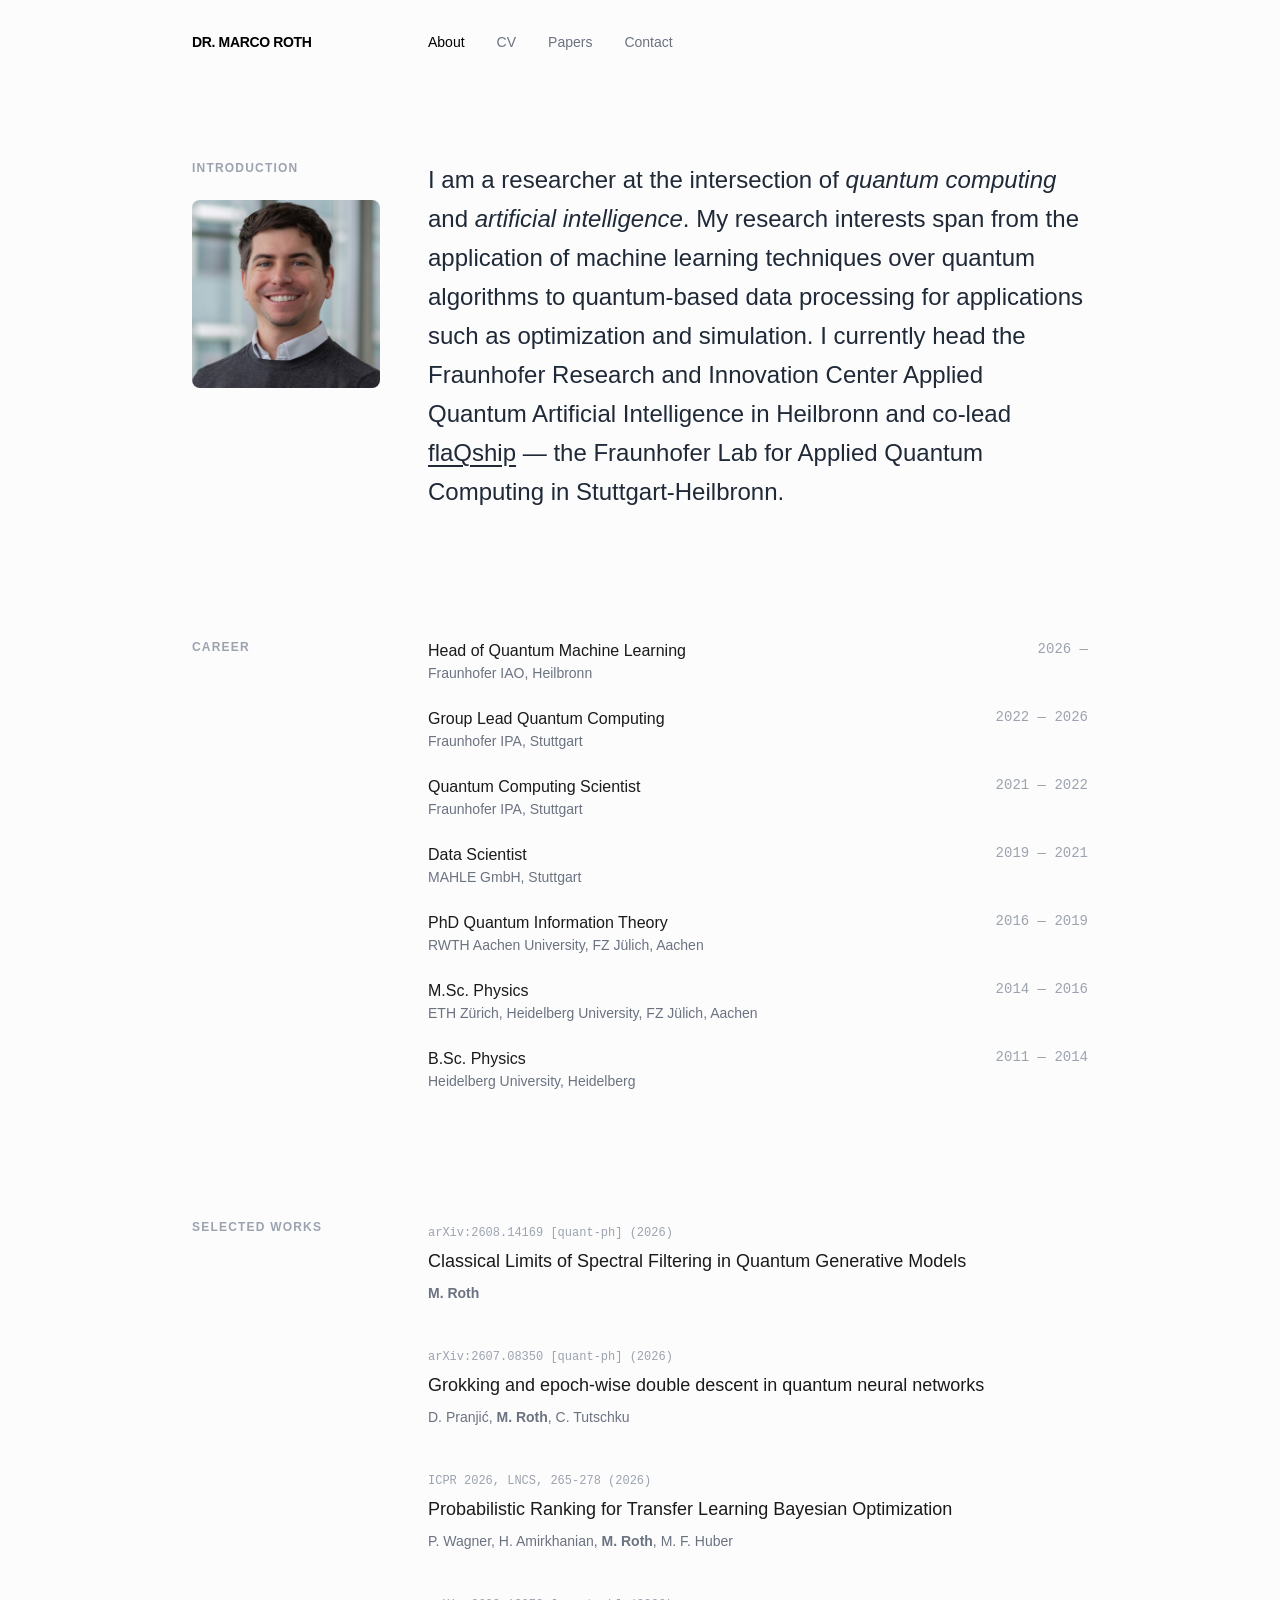
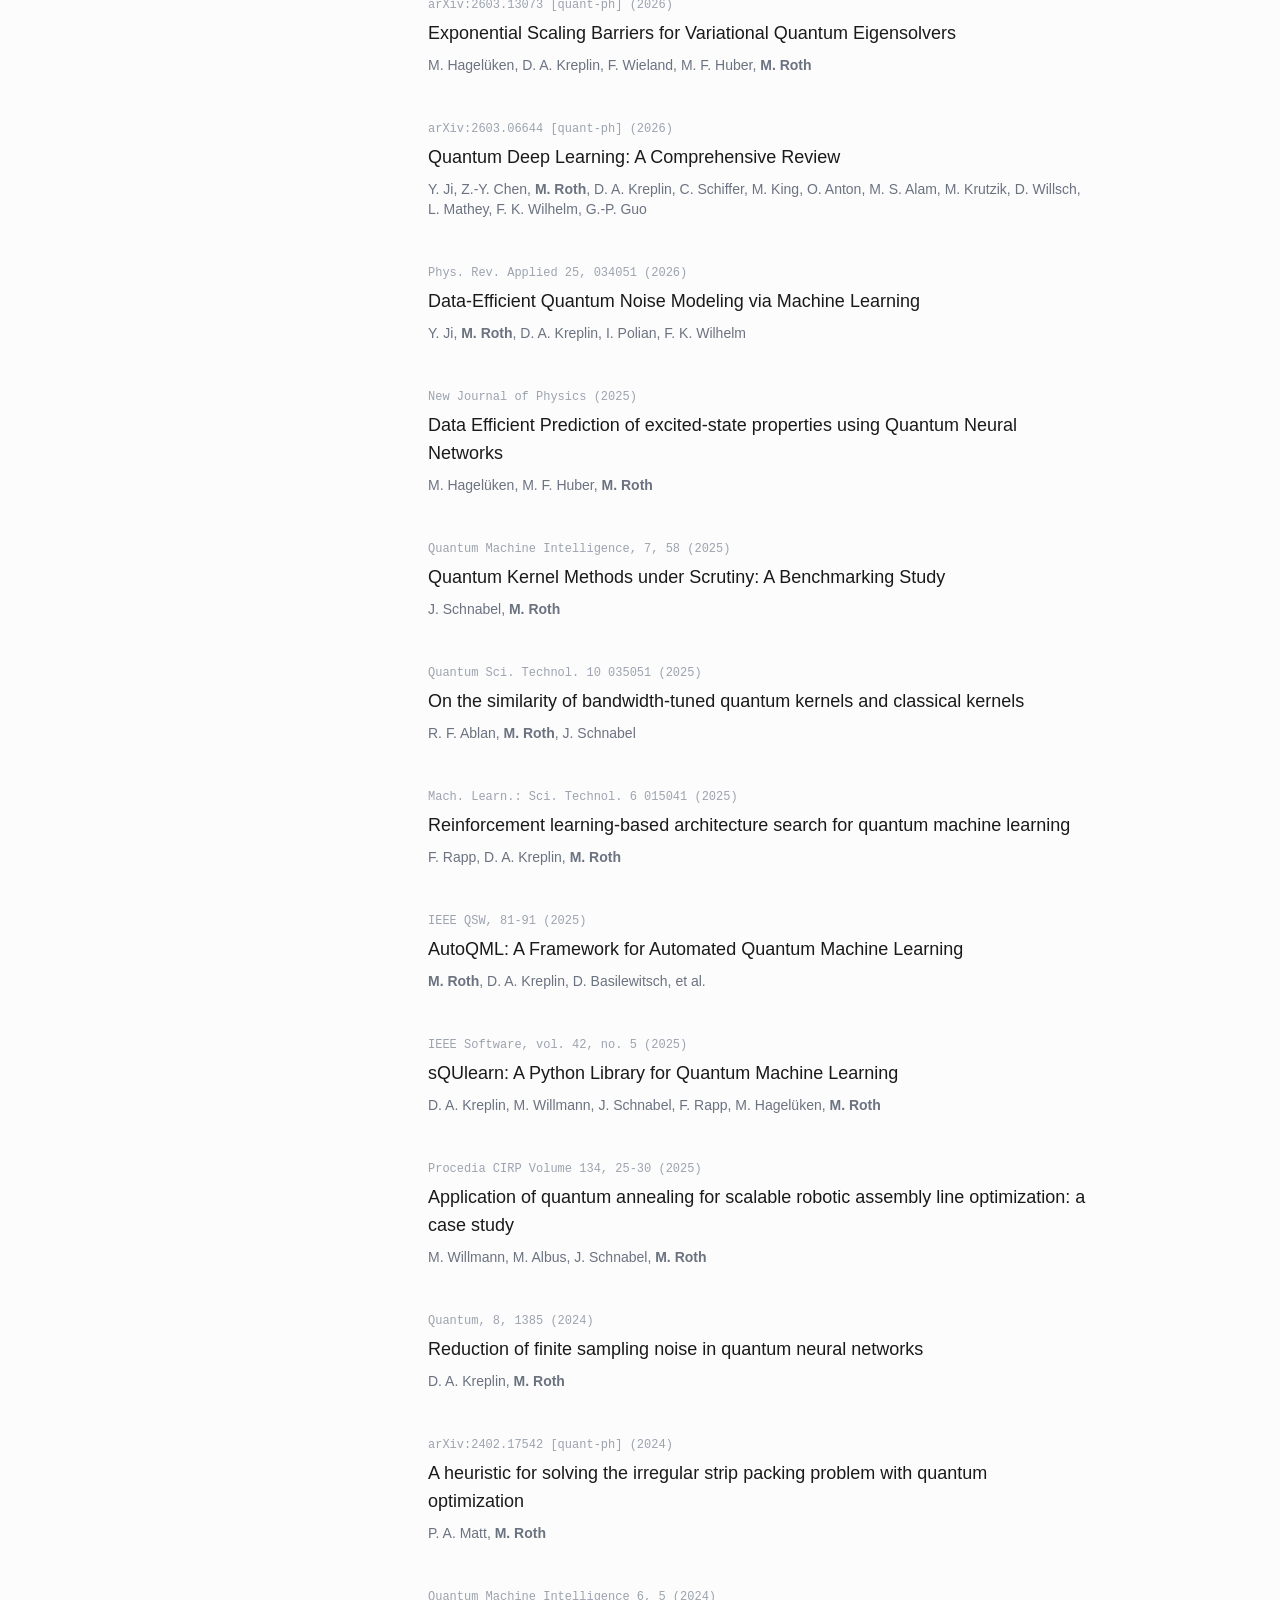
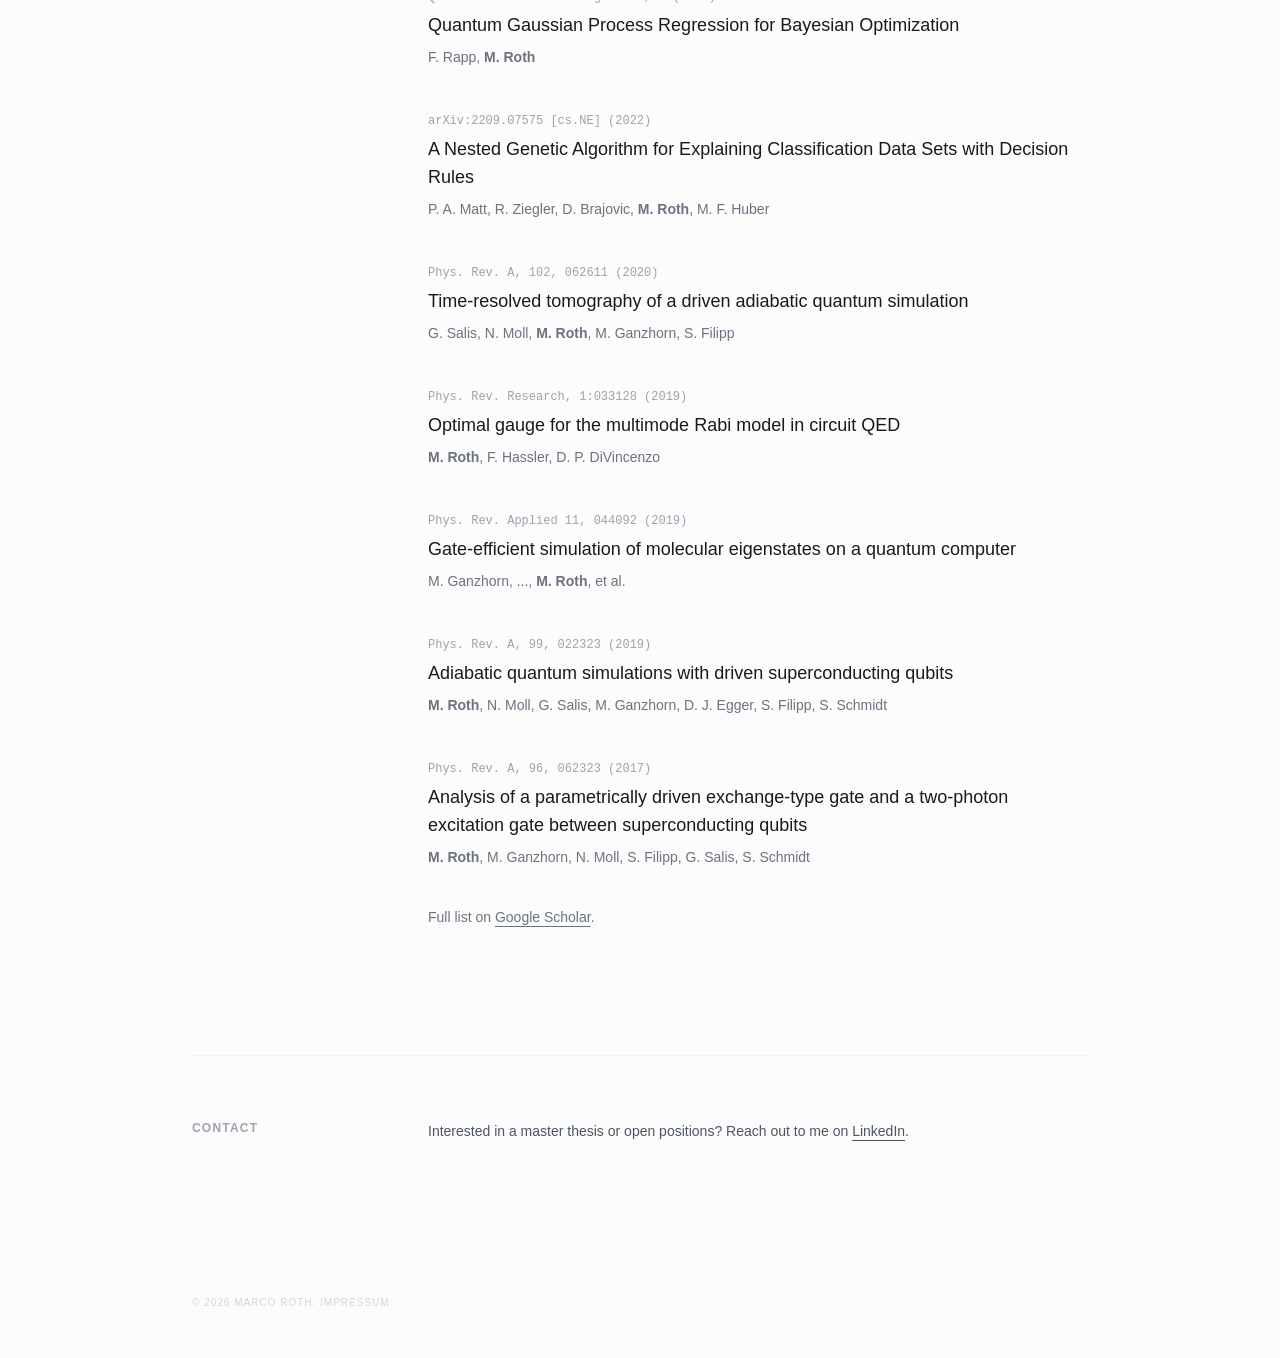
<file: index.html>
<!DOCTYPE html>
<html lang="en">
<head>
    <meta charset="UTF-8">
    <meta name="viewport" content="width=device-width, initial-scale=1.0">
    <meta http-equiv="Content-Security-Policy" content="default-src 'none'; script-src 'self'; style-src 'self' https://fonts.googleapis.com; font-src https://fonts.gstatic.com; img-src 'self' data:; base-uri 'none'; form-action 'none'; upgrade-insecure-requests">
    <title>Dr. Marco Roth</title>
    <meta name="description" content="Dr. Marco Roth — Quantum computing researcher heading Fraunhofer Research and Innovation Center Applied Quantum Artificial Intelligence Heilbronn. Research in quantum machine learning, quantum algorithms, and quantum-based optimization.">
    <meta name="author" content="Dr. Marco Roth">
    <meta property="og:title" content="Dr. Marco Roth — Quantum Computing Researcher">
    <meta property="og:description" content="Researcher at the intersection of quantum computing and artificial intelligence. Head of Fraunhofer Research and Innovation Center Applied Quantum Artificial Intelligence and co-lead of flaQship.">
    <meta property="og:type" content="website">
    <meta name="twitter:card" content="summary">
    <meta name="twitter:title" content="Dr. Marco Roth — Quantum Computing Researcher">
    <meta name="twitter:description" content="Researcher at the intersection of quantum computing and artificial intelligence at Fraunhofer HNFIZ Heilbronn.">
    <link rel="icon" type="image/svg+xml" href="data:image/svg+xml,<svg xmlns='http://www.w3.org/2000/svg' viewBox='0 0 100 100'><rect width='100' height='100' rx='12' fill='%231a1a1a'/><text x='50' y='68' font-family='Inter,sans-serif' font-size='42' font-weight='600' fill='%23fcfcfc' text-anchor='middle'>MR</text></svg>">
    <link rel="stylesheet" href="/tailwind.css">
    <script src="/main.js" defer></script>
    <link href="https://fonts.googleapis.com/css2?family=Inter:wght@300;400;500;600&display=swap" rel="stylesheet">
</head>
<body class="antialiased">

    <nav class="fixed top-0 w-full bg-[#fcfcfc]/95 backdrop-blur-md z-50" aria-label="Main navigation">
        <div class="max-w-5xl mx-auto px-8 md:px-16 py-8 flex md:grid md:grid-cols-4 md:gap-12 items-center text-sm text-gray-500">
            <div class="md:col-span-1 font-semibold text-black tracking-tight">
                DR. MARCO ROTH
            </div>
            <button id="menu-toggle" class="ml-auto md:hidden text-gray-500" aria-label="Toggle menu" aria-expanded="false">
                <svg class="w-6 h-6" fill="none" stroke="currentColor" viewBox="0 0 24 24">
                    <path stroke-linecap="round" stroke-linejoin="round" stroke-width="1.5" d="M4 6h16M4 12h16M4 18h16"/>
                </svg>
            </button>
            <div class="md:col-span-3 hidden md:flex space-x-8">
                <a href="#about" class="nav-link" data-nav>About</a>
                <a href="#cv" class="nav-link" data-nav>CV</a>
                <a href="#publications" class="nav-link" data-nav>Papers</a>
                <a href="#contact" class="nav-link" data-nav>Contact</a>
            </div>
        </div>
        <div id="mobile-menu" class="hidden md:hidden px-8 pb-6 space-y-4 text-sm text-gray-500">
            <a href="#about" class="block nav-link" data-nav>About</a>
            <a href="#cv" class="block nav-link" data-nav>CV</a>
            <a href="#publications" class="block nav-link" data-nav>Papers</a>
            <a href="#contact" class="block nav-link" data-nav>Contact</a>
        </div>
    </nav>

    <main class="max-w-5xl mx-auto px-8 md:px-16 pt-40 pb-32">
        
        <section id="about" class="grid grid-cols-1 md:grid-cols-4 gap-12 mb-32">
            <div class="md:col-span-1 space-y-6">
                <h2 class="section-label">Introduction</h2>
                <img src="portrait.jpg" alt="Portrait of Dr. Marco Roth" class="w-40 md:w-full max-w-[220px] aspect-square object-cover rounded-lg" loading="eager" width="440" height="440">
            </div>
            <div class="md:col-span-3">
                <p class="text-2xl font-light leading-relaxed text-gray-800">
                    I am a researcher at the intersection of <span class="italic">quantum computing</span> and <span class="italic">artificial intelligence</span>. My research interests span from the application of machine learning techniques over quantum algorithms to quantum-based data processing for applications such as optimization and simulation. I currently head the Fraunhofer Research and Innovation Center Applied Quantum Artificial Intelligence in Heilbronn and co-lead <a href="https://www.flaqship.eu" target="_blank" rel="noopener noreferrer" class="underline underline-offset-4 hover:text-black transition-colors">flaQship</a> — the Fraunhofer Lab for Applied Quantum Computing in Stuttgart-Heilbronn.
                </p>
            </div>
        </section>

        <section id="cv" class="grid grid-cols-1 md:grid-cols-4 gap-12 mb-32">
            <div class="md:col-span-1">
                <h2 class="section-label">Career</h2>
            </div>
            <div class="md:col-span-3 space-y-6">
                <div class="flex justify-between items-start">
                    <div>
                        <div class="font-medium">Head of Quantum Machine Learning</div>
                        <div class="text-sm text-gray-500">Fraunhofer IAO, Heilbronn</div>
                    </div>
                    <div class="text-sm text-gray-400 font-mono whitespace-nowrap shrink-0 pl-4">2026 —</div>
                </div>
                <div class="flex justify-between items-start">
                    <div>
                        <div class="font-medium">Group Lead Quantum Computing</div>
                        <div class="text-sm text-gray-500">Fraunhofer IPA, Stuttgart</div>
                    </div>
                    <div class="text-sm text-gray-400 font-mono whitespace-nowrap shrink-0 pl-4">2022 — 2026</div>
                </div>
                <div class="flex justify-between items-start">
                    <div>
                        <div class="font-medium">Quantum Computing Scientist</div>
                        <div class="text-sm text-gray-500">Fraunhofer IPA, Stuttgart</div>
                    </div>
                    <div class="text-sm text-gray-400 font-mono whitespace-nowrap shrink-0 pl-4">2021 — 2022</div>
                </div>
                <div class="flex justify-between items-start">
                    <div>
                        <div class="font-medium">Data Scientist</div>
                        <div class="text-sm text-gray-500">MAHLE GmbH, Stuttgart</div>
                    </div>
                    <div class="text-sm text-gray-400 font-mono whitespace-nowrap shrink-0 pl-4">2019 — 2021</div>
                </div>
                <div class="flex justify-between items-start">
                    <div>
                        <div class="font-medium">PhD Quantum Information Theory</div>
                        <div class="text-sm text-gray-500">RWTH Aachen University, FZ Jülich, Aachen</div>
                    </div>
                    <div class="text-sm text-gray-400 font-mono whitespace-nowrap shrink-0 pl-4">2016 — 2019</div>
                </div>    
                <div class="flex justify-between items-start">
                    <div>
                        <div class="font-medium">M.Sc. Physics</div>
                        <div class="text-sm text-gray-500">ETH Zürich, Heidelberg University, FZ Jülich, Aachen</div>
                    </div>
                    <div class="text-sm text-gray-400 font-mono whitespace-nowrap shrink-0 pl-4">2014 — 2016</div>
                </div>
                <div class="flex justify-between items-start">
                    <div>
                        <div class="font-medium">B.Sc. Physics</div>
                        <div class="text-sm text-gray-500">Heidelberg University, Heidelberg</div>
                    </div>
                    <div class="text-sm text-gray-400 font-mono whitespace-nowrap shrink-0 pl-4">2011 — 2014</div>
                </div>
            </div>
        </section>

        <section id="publications" class="grid grid-cols-1 md:grid-cols-4 gap-12 mb-32">
            <div class="md:col-span-1">
                <h2 class="section-label">Selected Works</h2>
            </div>
            <div class="md:col-span-3 space-y-10">
                <article class="group">
                    <span class="text-xs font-mono text-gray-400">arXiv:2608.14169 [quant-ph] (2026)</span>
                    <h3 class="text-lg font-medium mt-1"><a href="https://arxiv.org/abs/2608.14169" target="_blank" rel="noopener noreferrer" class="group-hover:text-blue-600 transition-colors">Classical Limits of Spectral Filtering in Quantum Generative Models</a></h3>
                    <p class="text-sm text-gray-500 mt-2"><strong>M. Roth</strong></p>
                </article>

                <article class="group">
                    <span class="text-xs font-mono text-gray-400">arXiv:2607.08350 [quant-ph] (2026)</span>
                    <h3 class="text-lg font-medium mt-1"><a href="https://arxiv.org/abs/2607.08350" target="_blank" rel="noopener noreferrer" class="group-hover:text-blue-600 transition-colors">Grokking and epoch-wise double descent in quantum neural networks</a></h3>
                    <p class="text-sm text-gray-500 mt-2">D. Pranjić, <strong>M. Roth</strong>, C. Tutschku</p>
                </article>

                <article class="group">
                    <span class="text-xs font-mono text-gray-400">ICPR 2026, LNCS, 265-278 (2026)</span>
                    <h3 class="text-lg font-medium mt-1"><a href="https://doi.org/10.1007/978-3-032-31441-3_18" target="_blank" rel="noopener noreferrer" class="group-hover:text-blue-600 transition-colors">Probabilistic Ranking for Transfer Learning Bayesian Optimization</a></h3>
                    <p class="text-sm text-gray-500 mt-2">P. Wagner, H. Amirkhanian, <strong>M. Roth</strong>, M. F. Huber</p>
                </article>

                <article class="group">
                    <span class="text-xs font-mono text-gray-400">arXiv:2603.13073 [quant-ph] (2026)</span>
                    <h3 class="text-lg font-medium mt-1"><a href="https://arxiv.org/abs/2603.13073" target="_blank" rel="noopener noreferrer" class="group-hover:text-blue-600 transition-colors">Exponential Scaling Barriers for Variational Quantum Eigensolvers</a></h3>
                    <p class="text-sm text-gray-500 mt-2">M. Hagelüken, D. A. Kreplin, F. Wieland, M. F. Huber, <strong>M. Roth</strong></p>
                </article>

                <article class="group">
                    <span class="text-xs font-mono text-gray-400">arXiv:2603.06644 [quant-ph] (2026)</span>
                    <h3 class="text-lg font-medium mt-1"><a href="https://arxiv.org/abs/2603.06644" target="_blank" rel="noopener noreferrer" class="group-hover:text-blue-600 transition-colors">Quantum Deep Learning: A Comprehensive Review</a></h3>
                    <p class="text-sm text-gray-500 mt-2">Y. Ji, Z.-Y. Chen, <strong>M. Roth</strong>, D. A. Kreplin, C. Schiffer, M. King, O. Anton, M. S. Alam, M. Krutzik, D. Willsch, L. Mathey, F. K. Wilhelm, G.-P. Guo</p>
                </article>

                <article class="group">
                    <span class="text-xs font-mono text-gray-400">Phys. Rev. Applied 25, 034051 (2026)</span>
                    <h3 class="text-lg font-medium mt-1"><a href="https://journals.aps.org/prapplied/abstract/10.1103/5r9m-y6z6" target="_blank" rel="noopener noreferrer" class="group-hover:text-blue-600 transition-colors">Data-Efficient Quantum Noise Modeling via Machine Learning</a></h3>
                    <p class="text-sm text-gray-500 mt-2">Y. Ji, <strong>M. Roth</strong>, D. A. Kreplin, I. Polian, F. K. Wilhelm</p>
                </article>

                <article class="group">
                    <span class="text-xs font-mono text-gray-400">New Journal of Physics (2025)</span>
                    <h3 class="text-lg font-medium mt-1"><a href="https://doi.org/10.1088/1367-2630/add203" target="_blank" rel="noopener noreferrer" class="group-hover:text-blue-600 transition-colors">Data Efficient Prediction of excited-state properties using Quantum Neural Networks</a></h3>
                    <p class="text-sm text-gray-500 mt-2">M. Hagelüken, M. F. Huber, <strong>M. Roth</strong></p>
                </article>

                <article class="group">
                    <span class="text-xs font-mono text-gray-400">Quantum Machine Intelligence, 7, 58 (2025)</span>
                    <h3 class="text-lg font-medium mt-1"><a href="https://doi.org/10.1007/s42484-025-00273-5" target="_blank" rel="noopener noreferrer" class="group-hover:text-blue-600 transition-colors">Quantum Kernel Methods under Scrutiny: A Benchmarking Study</a></h3>
                    <p class="text-sm text-gray-500 mt-2">J. Schnabel, <strong>M. Roth</strong></p>
                </article>

                <article class="group">
                    <span class="text-xs font-mono text-gray-400">Quantum Sci. Technol. 10 035051 (2025)</span>
                    <h3 class="text-lg font-medium mt-1"><a href="https://doi.org/10.1088/2058-9565/ade7ad" target="_blank" rel="noopener noreferrer" class="group-hover:text-blue-600 transition-colors">On the similarity of bandwidth-tuned quantum kernels and classical kernels</a></h3>
                    <p class="text-sm text-gray-500 mt-2">R. F. Ablan, <strong>M. Roth</strong>, J. Schnabel</p>
                </article>

                <article class="group">
                    <span class="text-xs font-mono text-gray-400">Mach. Learn.: Sci. Technol. 6 015041 (2025)</span>
                    <h3 class="text-lg font-medium mt-1"><a href="https://doi.org/10.1088/2632-2153/adaf75" target="_blank" rel="noopener noreferrer" class="group-hover:text-blue-600 transition-colors">Reinforcement learning-based architecture search for quantum machine learning</a></h3>
                    <p class="text-sm text-gray-500 mt-2">F. Rapp, D. A. Kreplin, <strong>M. Roth</strong></p>
                </article>

                <article class="group">
                    <span class="text-xs font-mono text-gray-400">IEEE QSW, 81-91 (2025)</span>
                    <h3 class="text-lg font-medium mt-1"><a href="https://doi.org/10.1109/qsw67625.2025.00019" target="_blank" rel="noopener noreferrer" class="group-hover:text-blue-600 transition-colors">AutoQML: A Framework for Automated Quantum Machine Learning</a></h3>
                    <p class="text-sm text-gray-500 mt-2"><strong>M. Roth</strong>, D. A. Kreplin, D. Basilewitsch, et al.</p>
                </article>

                <article class="group">
                    <span class="text-xs font-mono text-gray-400">IEEE Software, vol. 42, no. 5 (2025)</span>
                    <h3 class="text-lg font-medium mt-1"><a href="https://doi.org/10.1109/ms.2025.3527736" target="_blank" rel="noopener noreferrer" class="group-hover:text-blue-600 transition-colors">sQUlearn: A Python Library for Quantum Machine Learning</a></h3>
                    <p class="text-sm text-gray-500 mt-2">D. A. Kreplin, M. Willmann, J. Schnabel, F. Rapp, M. Hagelüken, <strong>M. Roth</strong></p>
                </article>

                <article class="group">
                    <span class="text-xs font-mono text-gray-400">Procedia CIRP Volume 134, 25-30 (2025)</span>
                    <h3 class="text-lg font-medium mt-1"><a href="https://doi.org/10.1016/j.procir.2025.01.099" target="_blank" rel="noopener noreferrer" class="group-hover:text-blue-600 transition-colors">Application of quantum annealing for scalable robotic assembly line optimization: a case study</a></h3>
                    <p class="text-sm text-gray-500 mt-2">M. Willmann, M. Albus, J. Schnabel, <strong>M. Roth</strong></p>
                </article>

                <article class="group">
                    <span class="text-xs font-mono text-gray-400">Quantum, 8, 1385 (2024)</span>
                    <h3 class="text-lg font-medium mt-1"><a href="https://doi.org/10.22331/q-2024-06-25-1385" target="_blank" rel="noopener noreferrer" class="group-hover:text-blue-600 transition-colors">Reduction of finite sampling noise in quantum neural networks</a></h3>
                    <p class="text-sm text-gray-500 mt-2">D. A. Kreplin, <strong>M. Roth</strong></p>
                </article>

                <article class="group">
                    <span class="text-xs font-mono text-gray-400">arXiv:2402.17542 [quant-ph] (2024)</span>
                    <h3 class="text-lg font-medium mt-1"><a href="https://arxiv.org/abs/2402.17542" target="_blank" rel="noopener noreferrer" class="group-hover:text-blue-600 transition-colors">A heuristic for solving the irregular strip packing problem with quantum optimization</a></h3>
                    <p class="text-sm text-gray-500 mt-2">P. A. Matt, <strong>M. Roth</strong></p>
                </article>

                <article class="group">
                    <span class="text-xs font-mono text-gray-400">Quantum Machine Intelligence 6, 5 (2024)</span>
                    <h3 class="text-lg font-medium mt-1"><a href="https://doi.org/10.1007/s42484-023-00138-9" target="_blank" rel="noopener noreferrer" class="group-hover:text-blue-600 transition-colors">Quantum Gaussian Process Regression for Bayesian Optimization</a></h3>
                    <p class="text-sm text-gray-500 mt-2">F. Rapp, <strong>M. Roth</strong></p>
                </article>

                <article class="group">
                    <span class="text-xs font-mono text-gray-400">arXiv:2209.07575 [cs.NE] (2022)</span>
                    <h3 class="text-lg font-medium mt-1"><a href="https://arxiv.org/abs/2209.07575" target="_blank" rel="noopener noreferrer" class="group-hover:text-blue-600 transition-colors">A Nested Genetic Algorithm for Explaining Classification Data Sets with Decision Rules</a></h3>
                    <p class="text-sm text-gray-500 mt-2">P. A. Matt, R. Ziegler, D. Brajovic, <strong>M. Roth</strong>, M. F. Huber</p>
                </article>

                <article class="group">
                    <span class="text-xs font-mono text-gray-400">Phys. Rev. A, 102, 062611 (2020)</span>
                    <h3 class="text-lg font-medium mt-1"><a href="https://doi.org/10.1103/PhysRevA.102.062611" target="_blank" rel="noopener noreferrer" class="group-hover:text-blue-600 transition-colors">Time-resolved tomography of a driven adiabatic quantum simulation</a></h3>
                    <p class="text-sm text-gray-500 mt-2">G. Salis, N. Moll, <strong>M. Roth</strong>, M. Ganzhorn, S. Filipp</p>
                </article>

                <article class="group">
                    <span class="text-xs font-mono text-gray-400">Phys. Rev. Research, 1:033128 (2019)</span>
                    <h3 class="text-lg font-medium mt-1"><a href="https://doi.org/10.1103/PhysRevResearch.1.033128" target="_blank" rel="noopener noreferrer" class="group-hover:text-blue-600 transition-colors">Optimal gauge for the multimode Rabi model in circuit QED</a></h3>
                    <p class="text-sm text-gray-500 mt-2"><strong>M. Roth</strong>, F. Hassler, D. P. DiVincenzo</p>
                </article>

                <article class="group">
                    <span class="text-xs font-mono text-gray-400">Phys. Rev. Applied 11, 044092 (2019)</span>
                    <h3 class="text-lg font-medium mt-1"><a href="https://doi.org/10.1103/PhysRevApplied.11.044092" target="_blank" rel="noopener noreferrer" class="group-hover:text-blue-600 transition-colors">Gate-efficient simulation of molecular eigenstates on a quantum computer</a></h3>
                    <p class="text-sm text-gray-500 mt-2">M. Ganzhorn, ..., <strong>M. Roth</strong>, et al.</p>
                </article>

                <article class="group">
                    <span class="text-xs font-mono text-gray-400">Phys. Rev. A, 99, 022323 (2019)</span>
                    <h3 class="text-lg font-medium mt-1"><a href="https://doi.org/10.1103/PhysRevA.99.022323" target="_blank" rel="noopener noreferrer" class="group-hover:text-blue-600 transition-colors">Adiabatic quantum simulations with driven superconducting qubits</a></h3>
                    <p class="text-sm text-gray-500 mt-2"><strong>M. Roth</strong>, N. Moll, G. Salis, M. Ganzhorn, D. J. Egger, S. Filipp, S. Schmidt</p>
                </article>

                <article class="group">
                    <span class="text-xs font-mono text-gray-400">Phys. Rev. A, 96, 062323 (2017)</span>
                    <h3 class="text-lg font-medium mt-1"><a href="https://doi.org/10.1103/PhysRevA.96.062323" target="_blank" rel="noopener noreferrer" class="group-hover:text-blue-600 transition-colors">Analysis of a parametrically driven exchange-type gate and a two-photon excitation gate between superconducting qubits</a></h3>
                    <p class="text-sm text-gray-500 mt-2"><strong>M. Roth</strong>, M. Ganzhorn, N. Moll, S. Filipp, G. Salis, S. Schmidt</p>
                </article>
                <p class="text-sm text-gray-500 mt-6">
                    Full list on <a href="https://scholar.google.de/scholar?hl=en&as_sdt=0%2C5&q=marco+roth&btnG=" target="_blank" rel="noopener noreferrer" class="underline underline-offset-4 hover:text-black transition-colors">Google Scholar</a>.
                </p>
            </div>
        </section>

        <section id="contact" class="grid grid-cols-1 md:grid-cols-4 gap-12 border-t border-gray-100 pt-16">
            <div class="md:col-span-1">
                <h2 class="section-label">Contact</h2>
            </div>
            <div class="md:col-span-3">
                <p class="text-sm text-gray-600 leading-relaxed mb-6">
                    Interested in a master thesis or open positions? Reach out to me on <a href="https://www.linkedin.com/in/marco-roth-5a2089107" target="_blank" rel="noopener noreferrer" class="underline underline-offset-4 hover:text-black transition-colors font-medium">LinkedIn</a>.
                </p>
            </div>
        </section>

    </main>

    <footer class="max-w-5xl mx-auto px-8 md:px-16 pb-12 text-[10px] uppercase tracking-widest text-gray-300">
        &copy; 2026 Marco Roth. <a href="#impressum" class="hover:text-gray-500 transition-colors">Impressum</a>
    </footer>

    <section id="impressum" lang="de" class="max-w-5xl mx-auto px-8 md:px-16 pb-16 hidden target:block">
        <div class="border-t border-gray-100 pt-12">
            <h2 class="text-xs uppercase tracking-widest text-gray-400 font-semibold mb-6">Impressum</h2>
            <div class="text-sm text-gray-500 space-y-4 leading-relaxed">
                <div>
                    <p class="font-medium text-gray-700">Angaben gemäß § 5 TMG</p>
                    <p>Dr. Marco Roth</p>
                    <p>Nobelstraße 12</p>
                    <p>70569 Stuttgart</p>
                </div>
                <div>
                    <p class="font-medium text-gray-700">Kontakt</p>
                    <p>E-Mail: dr.marco.roth@proton.me</p>
                </div>
                <div>
                    <p class="font-medium text-gray-700">Verantwortlich für den Inhalt nach § 18 Abs. 2 MStV</p>
                    <p>Dr. Marco Roth</p>
                    <p>Nobelstraße 12</p>
                    <p>70569 Stuttgart</p>
                </div>
                <div>
                    <p class="font-medium text-gray-700">Haftungsausschluss</p>
                    <p>Die Inhalte dieser Website werden mit größtmöglicher Sorgfalt erstellt. Für die Richtigkeit, Vollständigkeit und Aktualität der Inhalte kann jedoch keine Gewähr übernommen werden.</p>
                </div>
            </div>
        </div>
    </section>

</body>
</html>
</file>
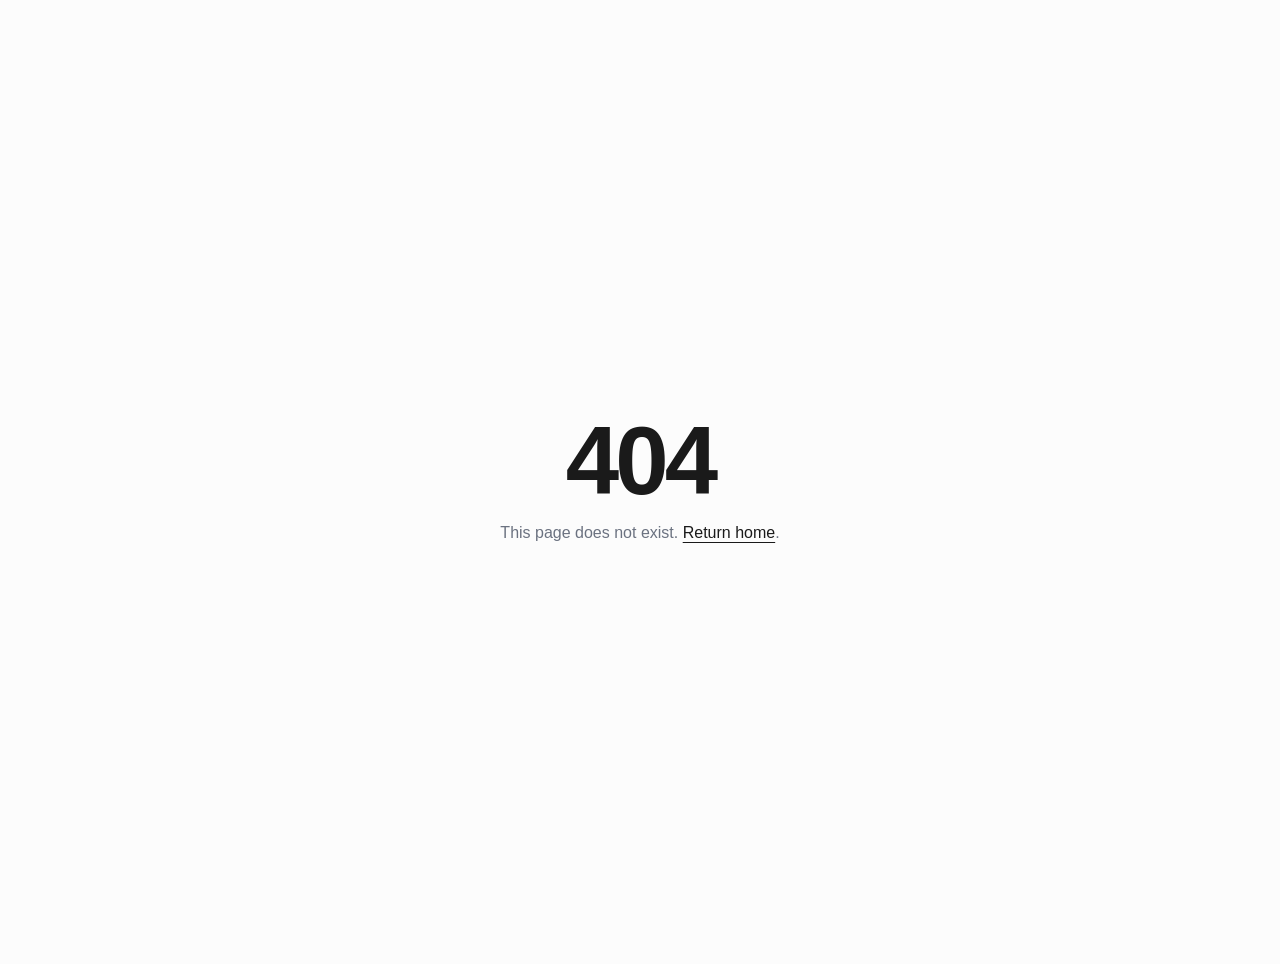
<file: goodnews/index.html>
<!DOCTYPE html>
<html lang="en">
<head>
    <meta charset="UTF-8">
    <meta name="viewport" content="width=device-width, initial-scale=1.0">
    <meta http-equiv="Content-Security-Policy" content="default-src 'none'; style-src 'unsafe-inline' https://fonts.googleapis.com; font-src https://fonts.gstatic.com; base-uri 'none'; form-action 'none'; upgrade-insecure-requests">
    <meta name="robots" content="noindex">
    <title>404 — Not Found</title>
    <link href="https://fonts.googleapis.com/css2?family=Inter:wght@300;400;600&display=swap" rel="stylesheet">
    <style>
        html, body { height: 100%; margin: 0; }
        body {
            font-family: 'Inter', sans-serif;
            color: #1a1a1a;
            background-color: #fcfcfc;
            display: flex;
            align-items: center;
            justify-content: center;
            text-align: center;
            padding: 2rem;
        }
        .code { font-size: 6rem; font-weight: 600; letter-spacing: -0.04em; margin: 0; }
        .msg { font-size: 1rem; color: #6b7280; margin-top: 0.5rem; font-weight: 300; }
        a { color: #1a1a1a; text-decoration: underline; text-underline-offset: 4px; }
    </style>
</head>
<body>
    <div>
        <p class="code">404</p>
        <p class="msg">This page does not exist. <a href="/">Return home</a>.</p>
    </div>
</body>
</html>
</file>
